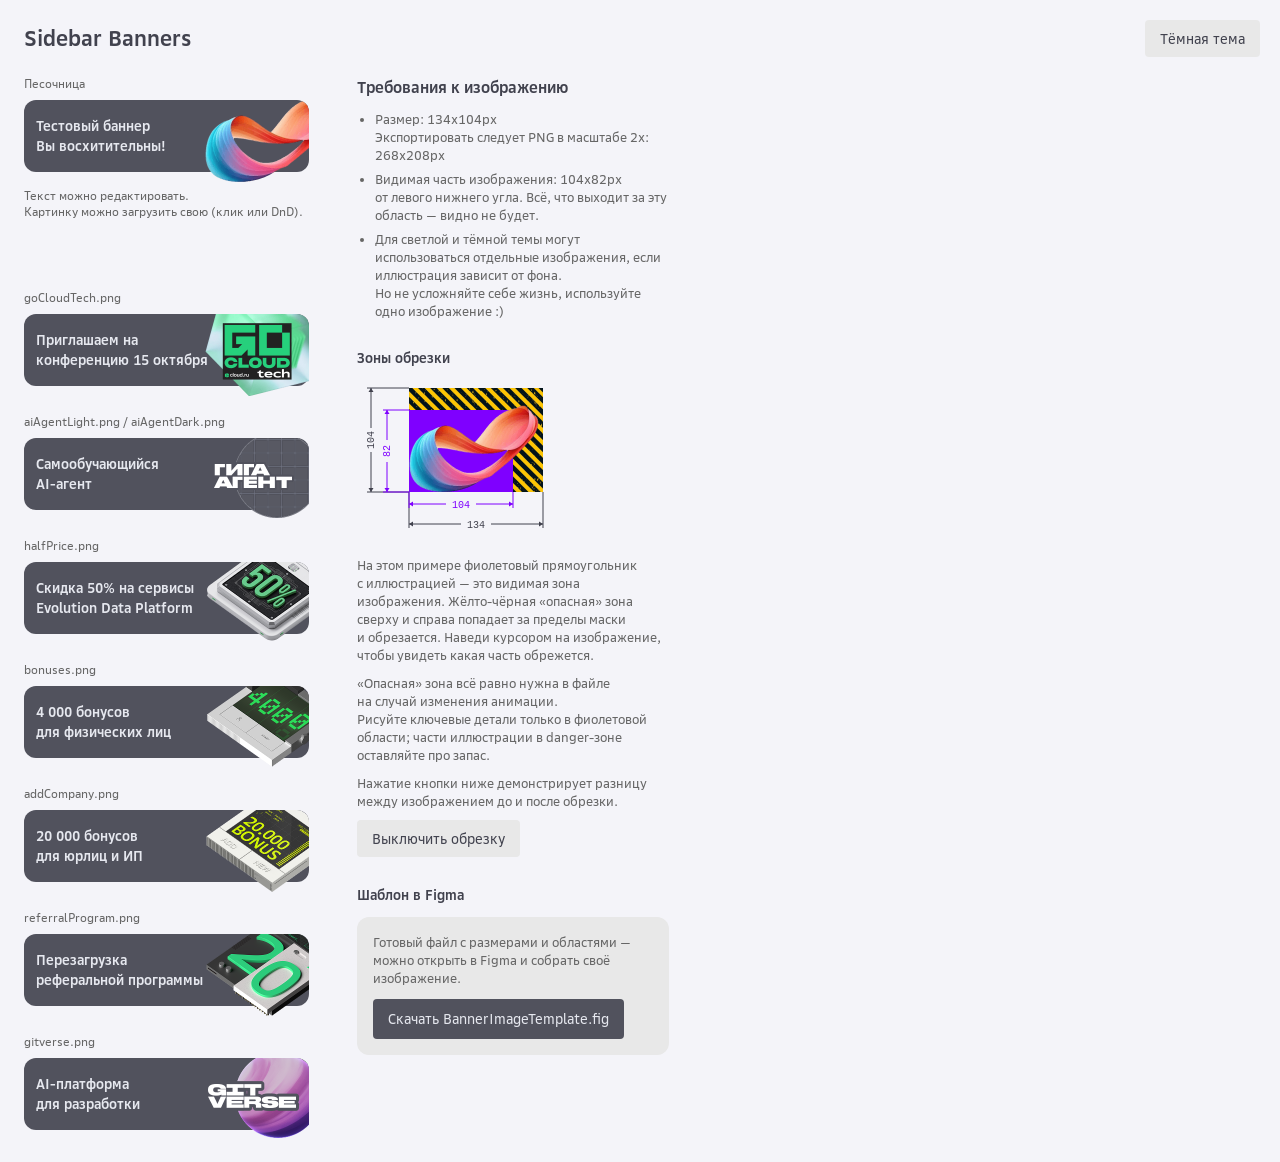
<file: banners/index.html>
<!DOCTYPE html>
<html lang="ru">

<head>
    <meta charset="UTF-8">
    <meta name="viewport" content="width=device-width, initial-scale=1.0">
    <title>Sidebar Banners — примеры</title>
    <link rel="icon" href="favicon.svg" type="image/svg+xml">
    <style>
        @font-face {
            font-family: 'SB Sans Interface';
            src: url('fonts/SBSansInterface-Regular.woff2') format('woff2');
            font-weight: 400;
            font-style: normal;
            font-display: swap;
        }

        @font-face {
            font-family: 'SB Sans Interface';
            src: url('fonts/SBSansInterface-Semibold.woff2') format('woff2');
            font-weight: 600;
            font-style: normal;
            font-display: swap;
        }

        @font-face {
            font-family: 'SB Sans Interface';
            src: url('fonts/SBSansInterface-Bold.woff2') format('woff2');
            font-weight: 700;
            font-style: normal;
            font-display: swap;
        }

        :root {
            --page-bg: #f4f4f9;
            --page-text: #41424e;
            --button-bg: #e8e8e8;
            --button-hover: #d8d8d8;
            /* ContentSlide light: invertNeutral.decorDefault / textMain */
            --slide-bg: #51525d;
            --slide-text: #e6e8ef;
            --close-bg: #51525d;
            --close-color: #b6bac7;
            --hint-color: #666666;
            --drop-border: #888;
            --font-ui: 'SB Sans Interface', sans-serif;
        }

        [data-theme="dark"] {
            --page-bg: #121212;
            --page-text: #e6e8ef;
            --button-bg: #2a2a2a;
            --button-hover: #3a3a3a;
            /* ContentSlide dark: neutral.decorDefault / textMain */
            --slide-bg: #393a46;
            --slide-text: #e6e8ef;
            --close-bg: #b6bac7;
            --close-color: #575966;
            --hint-color: #a0a0a0;
            --drop-border: #888;
        }

        * {
            box-sizing: border-box;
        }

        body {
            font-family: var(--font-ui);
            background-color: var(--page-bg);
            color: var(--page-text);
            padding: 24px;
            margin: 0;
            transition: background-color 0.3s ease, color 0.3s ease;
        }

        .toolbar {
            position: fixed;
            top: 20px;
            right: 20px;
            display: flex;
            flex-direction: row;
            gap: 8px;
            z-index: 1000;
        }

        .toolbar-button {
            padding: 10px 15px;
            background-color: var(--button-bg);
            color: var(--page-text);
            border: none;
            border-radius: 4px;
            cursor: pointer;
            font-family: var(--font-ui);
            font-size: 14px;
            font-weight: 400;
            transition: background-color 0.3s ease;
        }

        .toolbar-button:hover {
            background-color: var(--button-hover);
        }

        h1 {
            font-size: 22px;
            font-weight: 600;
            line-height: 28px;
            letter-spacing: 0;
            margin: 0 0 24px;
        }

        .layout {
            display: flex;
            flex-wrap: wrap;
            align-items: flex-start;
            gap: 48px;
        }

        .banners {
            display: flex;
            flex-direction: column;
            gap: 20px;
            width: 285px;
            flex-shrink: 0;
        }

        .requirements {
            flex: 1;
            max-width: 312px;
        }

        .requirements h2 {
            margin: 0 0 12px;
            font-size: 16px;
            font-weight: 600;
            line-height: 22px;
        }

        .requirements h3 {
            margin: 28px 0 10px;
            font-size: 14px;
            font-weight: 600;
            line-height: 20px;
        }

        .requirements p,
        .requirements li {
            margin: 0;
            font-size: 13px;
            font-weight: 400;
            line-height: 18px;
            color: var(--hint-color);
        }

        .requirements ul {
            margin: 0;
            padding-left: 18px;
        }

        .requirements li + li {
            margin-top: 6px;
        }

        .requirements p + p,
        .requirements p + ul,
        .requirements ul + p {
            margin-top: 10px;
        }

        .requirements code {
            font-family: ui-monospace, SFMono-Regular, Menlo, Monaco, Consolas, monospace;
            font-size: 12px;
        }

        .template-card {
            margin-top: 12px;
            padding: 16px;
            border-radius: 12px;
            background-color: var(--button-bg);
        }

        .template-card p {
            margin: 0 0 12px;
        }

        .template-download {
            display: inline-flex;
            align-items: center;
            padding: 10px 15px;
            border-radius: 4px;
            background-color: var(--slide-bg);
            color: var(--slide-text);
            text-decoration: none;
            font-size: 14px;
            font-weight: 400;
            line-height: 20px;
            transition: opacity 0.2s ease;
        }

        .template-download:hover {
            opacity: 0.88;
        }

        .crop-example {
            margin-top: 12px;
        }

        /* Hover на обёртке: clip-path у img убирает зону из hit-test и даёт мерцание */
        .crop-diagram {
            position: relative;
            display: inline-block;
            padding: 8px 12px 48px 52px;
            line-height: 0;
        }

        .crop-preview {
            position: relative;
            display: block;
            width: 134px;
            height: 104px;
            line-height: 0;
        }

        .crop-preview img {
            display: block;
            width: 134px;
            height: 104px;
            background: #7F00FF;
        }

        .crop-preview:hover img {
            clip-path: inset(22px 30px 0 0 round 0 12px 0 0);
        }

        .crop-dims {
            position: absolute;
            inset: 0;
            width: 100%;
            height: 100%;
            pointer-events: none;
            overflow: visible;
        }

        .crop-dims .dim-full {
            stroke: var(--page-text);
            fill: var(--page-text);
        }

        .crop-dims .dim-visible {
            stroke: #7F00FF;
            fill: #7F00FF;
        }

        [data-theme="dark"] .crop-dims .dim-visible {
            stroke: #c084ff;
            fill: #c084ff;
        }

        .crop-dims line,
        .crop-dims path {
            stroke-width: 1;
            vector-effect: non-scaling-stroke;
        }

        .crop-dims text {
            font-family: ui-monospace, SFMono-Regular, Menlo, Monaco, Consolas, monospace;
            font-size: 10px;
            font-weight: 500;
            letter-spacing: 0;
            stroke: none;
        }

        .crop-example p {
            margin-top: 12px;
        }

        .subtitle {
            margin: 0 0 24px;
            font-size: 13px;
            font-weight: 400;
            line-height: 18px;
            color: var(--hint-color);
            max-width: 480px;
        }

        .banner-block {
            display: flex;
            flex-direction: column;
            gap: 8px;
        }

        .banner-label {
            font-size: 12px;
            font-weight: 400;
            line-height: 16px;
            color: var(--hint-color);
        }

        .playground-hint {
            margin: 0;
            font-size: 12px;
            font-weight: 400;
            line-height: 16px;
            color: var(--hint-color);
            margin-bottom: 50px;
        }

        .playground-drop {
            position: relative;
        }

        .playground-drop input[type="file"] {
            display: none;
        }

        .playground-image-drop {
            position: absolute;
            top: 0;
            right: 0;
            z-index: 2;
            width: 104px;
            height: 72px;
            border: 2px dashed transparent;
            border-radius: 0 12px 12px 0;
            box-sizing: border-box;
            cursor: pointer;
            transition: border-color 0.2s ease;
        }

        .playground-image-drop:hover,
        .playground-image-drop.drag-over,
        .playground-image-drop:focus-visible {
            border-color: var(--drop-border);
        }

        /* Как SidebarBanners: Wrapper 80px / Slider 72px */
        .banner-wrapper {
            position: relative;
            width: 100%;
            height: 80px;
            overflow: visible;
        }

        .banner-slider {
            position: relative;
            width: 100%;
            height: 72px;
            overflow: visible;
        }

        /* ContentSlide / Slide */
        .slide {
            position: relative;
            display: flex;
            align-items: center;
            width: 100%;
            height: 100%;
            border-radius: 12px;
            background-color: var(--slide-bg);
            overflow: visible;
            cursor: pointer;
            text-align: left;
        }

        .slide-text-wrapper {
            position: relative;
            z-index: 1;
            min-width: 0;
            margin-left: 12px;
        }

        .slide-text-mask {
            position: relative;
            overflow: hidden;
        }

        /* SansLabelL: 14/20, weight 600, letter-spacing 0 */
        .slide-text {
            display: flex;
            align-items: center;
            max-width: 183px;
            margin: 0;
            font-family: var(--font-ui);
            font-size: 14px;
            font-weight: 600;
            line-height: 20px;
            letter-spacing: 0;
            color: var(--slide-text);
            white-space: nowrap;
        }

        .slide-text[contenteditable="true"] {
            cursor: text;
            outline: none;
            border-radius: 2px;
            min-width: 24px;
            max-width: 183px;
            overflow: hidden;
        }

        .slide-text[contenteditable="true"]:hover,
        .slide-text[contenteditable="true"]:focus {
            background-color: rgba(255, 255, 255, 0.08);
            box-shadow: inset 0 0 0 1px rgba(255, 255, 255, 0.2);
        }

        /* SlideImageMask: 144×96, top/right 0 */
        .slide-image-mask {
            position: absolute;
            top: 0;
            right: 0;
            width: 144px;
            height: 85px;
            border-radius: 12px;
            overflow: hidden;
            pointer-events: none;
        }

        [data-mask="off"] .slide-image-mask {
            overflow: visible;
        }

        /* SlideImage: top -22px, right -30px, width 134px */
        .slide-image {
            position: absolute;
            top: -22px;
            right: -30px;
            width: 134px;
            height: auto;
            display: block;
        }

        .close-button {
            position: absolute;
            top: 4px;
            right: 4px;
            z-index: 2;
            display: flex;
            align-items: center;
            justify-content: center;
            width: 16px;
            height: 16px;
            padding: 0;
            border: none;
            border-radius: 50%;
            background-color: var(--close-bg);
            color: var(--close-color);
            cursor: default;
            opacity: 0;
            transition: opacity 0.2s ease, color 0.2s ease;
            pointer-events: none;
        }

        .slide:hover .close-button {
            opacity: 1;
        }

        .close-button svg {
            width: 12px;
            height: 12px;
        }

        .theme-only-light {
            display: block;
        }

        .theme-only-dark {
            display: none;
        }

        [data-theme="dark"] .theme-only-light {
            display: none;
        }

        [data-theme="dark"] .theme-only-dark {
            display: block;
        }
    </style>
</head>

<body>

    <div class="toolbar">
        
        <button class="toolbar-button" id="themeToggle" type="button">Тёмная тема</button>
    </div>

    <h1>Sidebar Banners</h1>
    <div class="layout">
    <div class="banners">

        <div class="banner-block">
            <div class="banner-label">Песочница</div>
            <div class="playground-drop" id="playgroundDrop">
                <input type="file" id="playgroundFile" accept="image/*">
                <div class="banner-wrapper">
                    <div class="banner-slider">
                        <div class="slide">
                            <div class="slide-text-wrapper">
                                <div class="slide-text-mask">
                                    <p class="slide-text" contenteditable="true" spellcheck="false">Тестовый баннер</p>
                                </div>
                                <div class="slide-text-mask">
                                    <p class="slide-text" contenteditable="true" spellcheck="false">Вы восхитительны!
                                    </p>
                                </div>
                            </div>
                            <div class="slide-image-mask">
                                <img class="slide-image" id="playgroundImage" src="assets/default.png" alt="">
                            </div>
                            <div class="playground-image-drop" id="playgroundImageDrop" role="button" tabindex="0"
                                aria-label="Перетащите изображение или нажмите, чтобы выбрать"></div>
                            <button class="close-button" type="button" tabindex="-1" aria-hidden="true">
                                <svg viewBox="0 0 24 24" fill="none" stroke="currentColor" stroke-width="2">
                                    <path d="M18 6L6 18M6 6l12 12" />
                                </svg>
                            </button>
                        </div>
                    </div>
                </div>
            </div>
            <p class="playground-hint">Текст можно редактировать.<br />Картинку можно загрузить свою (клик или DnD).
            </p>
        </div>

        <div class="banner-block">
            <div class="banner-label">goCloudTech.png</div>
            <div class="banner-wrapper">
                <div class="banner-slider">
                    <div class="slide">
                        <div class="slide-text-wrapper">
                            <div class="slide-text-mask">
                                <p class="slide-text" contenteditable="true" spellcheck="false">Приглашаем на</p>
                            </div>
                            <div class="slide-text-mask">
                                <p class="slide-text" contenteditable="true" spellcheck="false">конференцию 15 октября</p>
                            </div>
                        </div>
                        <div class="slide-image-mask">
                            <img class="slide-image" src="assets/goCloudTech.png" alt="">
                        </div>
                        <button class="close-button" type="button" tabindex="-1" aria-hidden="true">
                            <svg viewBox="0 0 24 24" fill="none" stroke="currentColor" stroke-width="2">
                                <path d="M18 6L6 18M6 6l12 12" />
                            </svg>
                        </button>
                    </div>
                </div>
            </div>
        </div>

        <div class="banner-block">
            <div class="banner-label">aiAgentLight.png / aiAgentDark.png</div>
            <div class="banner-wrapper">
                <div class="banner-slider">
                    <div class="slide">
                        <div class="slide-text-wrapper">
                            <div class="slide-text-mask">
                                <p class="slide-text" contenteditable="true" spellcheck="false">Самообучающийся</p>
                            </div>
                            <div class="slide-text-mask">
                                <p class="slide-text" contenteditable="true" spellcheck="false">AI-агент</p>
                            </div>
                        </div>
                        <div class="slide-image-mask theme-only-light">
                            <img class="slide-image" src="assets/aiAgentLight.png" alt="">
                        </div>
                        <div class="slide-image-mask theme-only-dark">
                            <img class="slide-image" src="assets/aiAgentDark.png" alt="">
                        </div>
                        <button class="close-button" type="button" tabindex="-1" aria-hidden="true">
                            <svg viewBox="0 0 24 24" fill="none" stroke="currentColor" stroke-width="2">
                                <path d="M18 6L6 18M6 6l12 12" />
                            </svg>
                        </button>
                    </div>
                </div>
            </div>
        </div>

        <div class="banner-block">
            <div class="banner-label">halfPrice.png</div>
            <div class="banner-wrapper">
                <div class="banner-slider">
                    <div class="slide">
                        <div class="slide-text-wrapper">
                            <div class="slide-text-mask">
                                <p class="slide-text" contenteditable="true" spellcheck="false">Скидка 50% на сервисы</p>
                            </div>
                            <div class="slide-text-mask">
                                <p class="slide-text" contenteditable="true" spellcheck="false">Evolution Data Platform</p>
                            </div>
                        </div>
                        <div class="slide-image-mask">
                            <img class="slide-image" src="assets/halfPrice.png" alt="">
                        </div>
                        <button class="close-button" type="button" tabindex="-1" aria-hidden="true">
                            <svg viewBox="0 0 24 24" fill="none" stroke="currentColor" stroke-width="2">
                                <path d="M18 6L6 18M6 6l12 12" />
                            </svg>
                        </button>
                    </div>
                </div>
            </div>
        </div>

        <div class="banner-block">
            <div class="banner-label">bonuses.png</div>
            <div class="banner-wrapper">
                <div class="banner-slider">
                    <div class="slide">
                        <div class="slide-text-wrapper">
                            <div class="slide-text-mask">
                                <p class="slide-text" contenteditable="true" spellcheck="false">4&nbsp;000 бонусов</p>
                            </div>
                            <div class="slide-text-mask">
                                <p class="slide-text" contenteditable="true" spellcheck="false">для физических лиц</p>
                            </div>
                        </div>
                        <div class="slide-image-mask">
                            <img class="slide-image" src="assets/bonuses.png" alt="">
                        </div>
                        <button class="close-button" type="button" tabindex="-1" aria-hidden="true">
                            <svg viewBox="0 0 24 24" fill="none" stroke="currentColor" stroke-width="2">
                                <path d="M18 6L6 18M6 6l12 12" />
                            </svg>
                        </button>
                    </div>
                </div>
            </div>
        </div>

        <div class="banner-block">
            <div class="banner-label">addCompany.png</div>
            <div class="banner-wrapper">
                <div class="banner-slider">
                    <div class="slide">
                        <div class="slide-text-wrapper">
                            <div class="slide-text-mask">
                                <p class="slide-text" contenteditable="true" spellcheck="false">20&nbsp;000 бонусов</p>
                            </div>
                            <div class="slide-text-mask">
                                <p class="slide-text" contenteditable="true" spellcheck="false">для юрлиц и ИП</p>
                            </div>
                        </div>
                        <div class="slide-image-mask">
                            <img class="slide-image" src="assets/addCompany.png" alt="">
                        </div>
                        <button class="close-button" type="button" tabindex="-1" aria-hidden="true">
                            <svg viewBox="0 0 24 24" fill="none" stroke="currentColor" stroke-width="2">
                                <path d="M18 6L6 18M6 6l12 12" />
                            </svg>
                        </button>
                    </div>
                </div>
            </div>
        </div>

        <div class="banner-block">
            <div class="banner-label">referralProgram.png</div>
            <div class="banner-wrapper">
                <div class="banner-slider">
                    <div class="slide">
                        <div class="slide-text-wrapper">
                            <div class="slide-text-mask">
                                <p class="slide-text" contenteditable="true" spellcheck="false">Перезагрузка</p>
                            </div>
                            <div class="slide-text-mask">
                                <p class="slide-text" contenteditable="true" spellcheck="false">реферальной программы</p>
                            </div>
                        </div>
                        <div class="slide-image-mask">
                            <img class="slide-image" src="assets/referralProgram.png" alt="">
                        </div>
                        <button class="close-button" type="button" tabindex="-1" aria-hidden="true">
                            <svg viewBox="0 0 24 24" fill="none" stroke="currentColor" stroke-width="2">
                                <path d="M18 6L6 18M6 6l12 12" />
                            </svg>
                        </button>
                    </div>
                </div>
            </div>
        </div>

        <div class="banner-block">
            <div class="banner-label">gitverse.png</div>
            <div class="banner-wrapper">
                <div class="banner-slider">
                    <div class="slide">
                        <div class="slide-text-wrapper">
                            <div class="slide-text-mask">
                                <p class="slide-text" contenteditable="true" spellcheck="false">AI-платформа</p>
                            </div>
                            <div class="slide-text-mask">
                                <p class="slide-text" contenteditable="true" spellcheck="false">для разработки</p>
                            </div>
                        </div>
                        <div class="slide-image-mask">
                            <img class="slide-image" src="assets/gitverse.png" alt="">
                        </div>
                        <button class="close-button" type="button" tabindex="-1" aria-hidden="true">
                            <svg viewBox="0 0 24 24" fill="none" stroke="currentColor" stroke-width="2">
                                <path d="M18 6L6 18M6 6l12 12" />
                            </svg>
                        </button>
                    </div>
                </div>
            </div>
        </div>

    </div>

    <aside class="requirements">
        <h2>Требования к изображению</h2>
        <ul>
            <li>Размер: 134x104px<br />Экспортировать следует PNG в масштабе 2x: 268x208px</li>
            <li>Видимая часть изображения: 104x82px от левого нижнего угла. Всё, что выходит за эту область — видно не будет.</li>
            <li>Для светлой и тёмной темы могут использоваться отдельные изображения, если иллюстрация зависит от фона.<br />Но не усложняйте себе жизнь, используйте одно изображение :)</li>
        </ul>

        <h3>Зоны обрезки</h3>
        <div class="crop-example">
            <div class="crop-diagram">
                <div class="crop-preview">
                    <img src="assets/default.png" width="134" height="104" alt="Пример изображения: полные габариты 134×104, видимая зона 104×82">
                </div>
                <!--
                    padding: left 52, top 8 → image 134×104.
                    Видимая зона: 104×82 от левого нижнего угла.
                -->
                <svg class="crop-dims" viewBox="0 0 198 160" xmlns="http://www.w3.org/2000/svg" aria-hidden="true">
                    <!-- Full height 104 (left, outer) -->
                    <g class="dim-full">
                        <line x1="52" y1="8" x2="10" y2="8" />
                        <line x1="52" y1="112" x2="10" y2="112" />
                        <line x1="14" y1="8" x2="14" y2="48" />
                        <line x1="14" y1="72" x2="14" y2="112" />
                        <path d="M14 8l-2.5 4h5zM14 112l-2.5-4h5z" stroke="none" />
                        <text x="18" y="67" text-anchor="middle" transform="rotate(-90 14 64)">104</text>
                    </g>
                    <!-- Visible height 82 (left, inner) -->
                    <g class="dim-visible">
                        <line x1="52" y1="30" x2="26" y2="30" />
                        <line x1="52" y1="112" x2="26" y2="112" />
                        <line x1="30" y1="30" x2="30" y2="60" />
                        <line x1="30" y1="82" x2="30" y2="112" />
                        <path d="M30 30l-2.5 4h5zM30 112l-2.5-4h5z" stroke="none" />
                        <text x="34" y="78" text-anchor="middle" transform="rotate(-90 30 75)">82</text>
                    </g>
                     <!-- Full width 134 (bottom, outer) -->
                     <g class="dim-full">
                         <line x1="52" y1="112" x2="52" y2="148" />
                         <line x1="186" y1="112" x2="186" y2="148" />
                         <line x1="52" y1="144" x2="104" y2="144" />
                         <line x1="134" y1="144" x2="186" y2="144" />
                         <path d="M52 144l4-2.5v5zM186 144l-4-2.5v5z" stroke="none" />
                         <text x="119" y="147.5" text-anchor="middle">134</text>
                     </g>
                    <!-- Visible width 104 (bottom, inner) -->
                    <g class="dim-visible">
                        <line x1="52" y1="112" x2="52" y2="128" />
                        <line x1="156" y1="112" x2="156" y2="128" />
                        <line x1="52" y1="124" x2="89" y2="124" />
                        <line x1="119" y1="124" x2="156" y2="124" />
                        <path d="M52 124l4-2.5v5zM156 124l-4-2.5v5z" stroke="none" />
                        <text x="104" y="127.5" text-anchor="middle">104</text>
                    </g>

                </svg>
            </div>
            <p>
                На этом примере фиолетовый прямоугольник с иллюстрацией — это видимая зона изображения. Жёлто-чёрная «опасная» зона сверху и справа попадает
                за пределы маски и обрезается. Наведи курсором на изображение, чтобы увидеть какая часть обрежется.
            </p>
            <p>
                «Опасная» зона всё равно нужна в файле на случай изменения анимации.<br />Рисуйте ключевые
                детали только в фиолетовой области; части иллюстрации в danger-зоне оставляйте про запас.
            </p>
            <p>
                Нажатие кнопки ниже демонстрирует разницу между изображением до и после обрезки.
            </p>
            <p>
                <button class="toolbar-button" id="maskToggle" type="button">Выключить обрезку</button>
            </p>
        </div>

        <h3>Шаблон в Figma</h3>
        <div class="template-card">
            <p>Готовый файл с размерами и областями — можно открыть в Figma и собрать своё изображение.</p>
            <a class="template-download" href="files/BannerImageTemplate.fig" download>
                Скачать BannerImageTemplate.fig
            </a>
        </div>
    </aside>
    </div>

    <script>
        const themeToggle = document.getElementById('themeToggle');
        const html = document.documentElement;

        const applyTheme = (theme) => {
            if (theme === 'dark') {
                html.setAttribute('data-theme', 'dark');
                themeToggle.textContent = 'Светлая тема';
            } else {
                html.removeAttribute('data-theme');
                themeToggle.textContent = 'Тёмная тема';
            }
        };

        applyTheme(localStorage.getItem('theme') === 'dark' ? 'dark' : 'light');

        themeToggle.addEventListener('click', () => {
            const next = html.getAttribute('data-theme') === 'dark' ? 'light' : 'dark';
            localStorage.setItem('theme', next);
            applyTheme(next);
        });

        const maskToggle = document.getElementById('maskToggle');

        maskToggle.addEventListener('click', () => {
            const off = html.getAttribute('data-mask') === 'off';
            if (off) {
                html.removeAttribute('data-mask');
                maskToggle.textContent = 'Выключить обрезку';
            } else {
                html.setAttribute('data-mask', 'off');
                maskToggle.textContent = 'Включить обрезку';
            }
        });

        const playground = document.getElementById('playgroundDrop');
        const imageDrop = document.getElementById('playgroundImageDrop');
        const fileInput = document.getElementById('playgroundFile');
        const playgroundImage = document.getElementById('playgroundImage');

        const loadImage = (file) => {
            if (!file || !file.type.startsWith('image/')) {
                return;
            }

            const reader = new FileReader();
            reader.onload = (event) => {
                playgroundImage.src = event.target.result;
            };
            reader.readAsDataURL(file);
        };

        imageDrop.addEventListener('click', () => {
            fileInput.click();
        });

        imageDrop.addEventListener('keydown', (event) => {
            if (event.key === 'Enter' || event.key === ' ') {
                event.preventDefault();
                fileInput.click();
            }
        });

        document.querySelectorAll('.slide-text').forEach((line) => {
            line.addEventListener('keydown', (event) => {
                if (event.key === 'Enter') {
                    event.preventDefault();
                    line.blur();
                }
            });

            line.addEventListener('paste', (event) => {
                event.preventDefault();
                const text = (event.clipboardData || window.clipboardData).getData('text/plain')
                    .replace(/\s+/g, ' ')
                    .trim();
                document.execCommand('insertText', false, text);
            });
        });

        fileInput.addEventListener('change', (event) => {
            loadImage(event.target.files[0]);
        });

        imageDrop.addEventListener('dragover', (event) => {
            event.preventDefault();
            imageDrop.classList.add('drag-over');
        });

        imageDrop.addEventListener('dragleave', (event) => {
            event.preventDefault();
            imageDrop.classList.remove('drag-over');
        });

        imageDrop.addEventListener('drop', (event) => {
            event.preventDefault();
            imageDrop.classList.remove('drag-over');
            loadImage(event.dataTransfer.files[0]);
        });
    </script>

</body>

</html>
</file>
